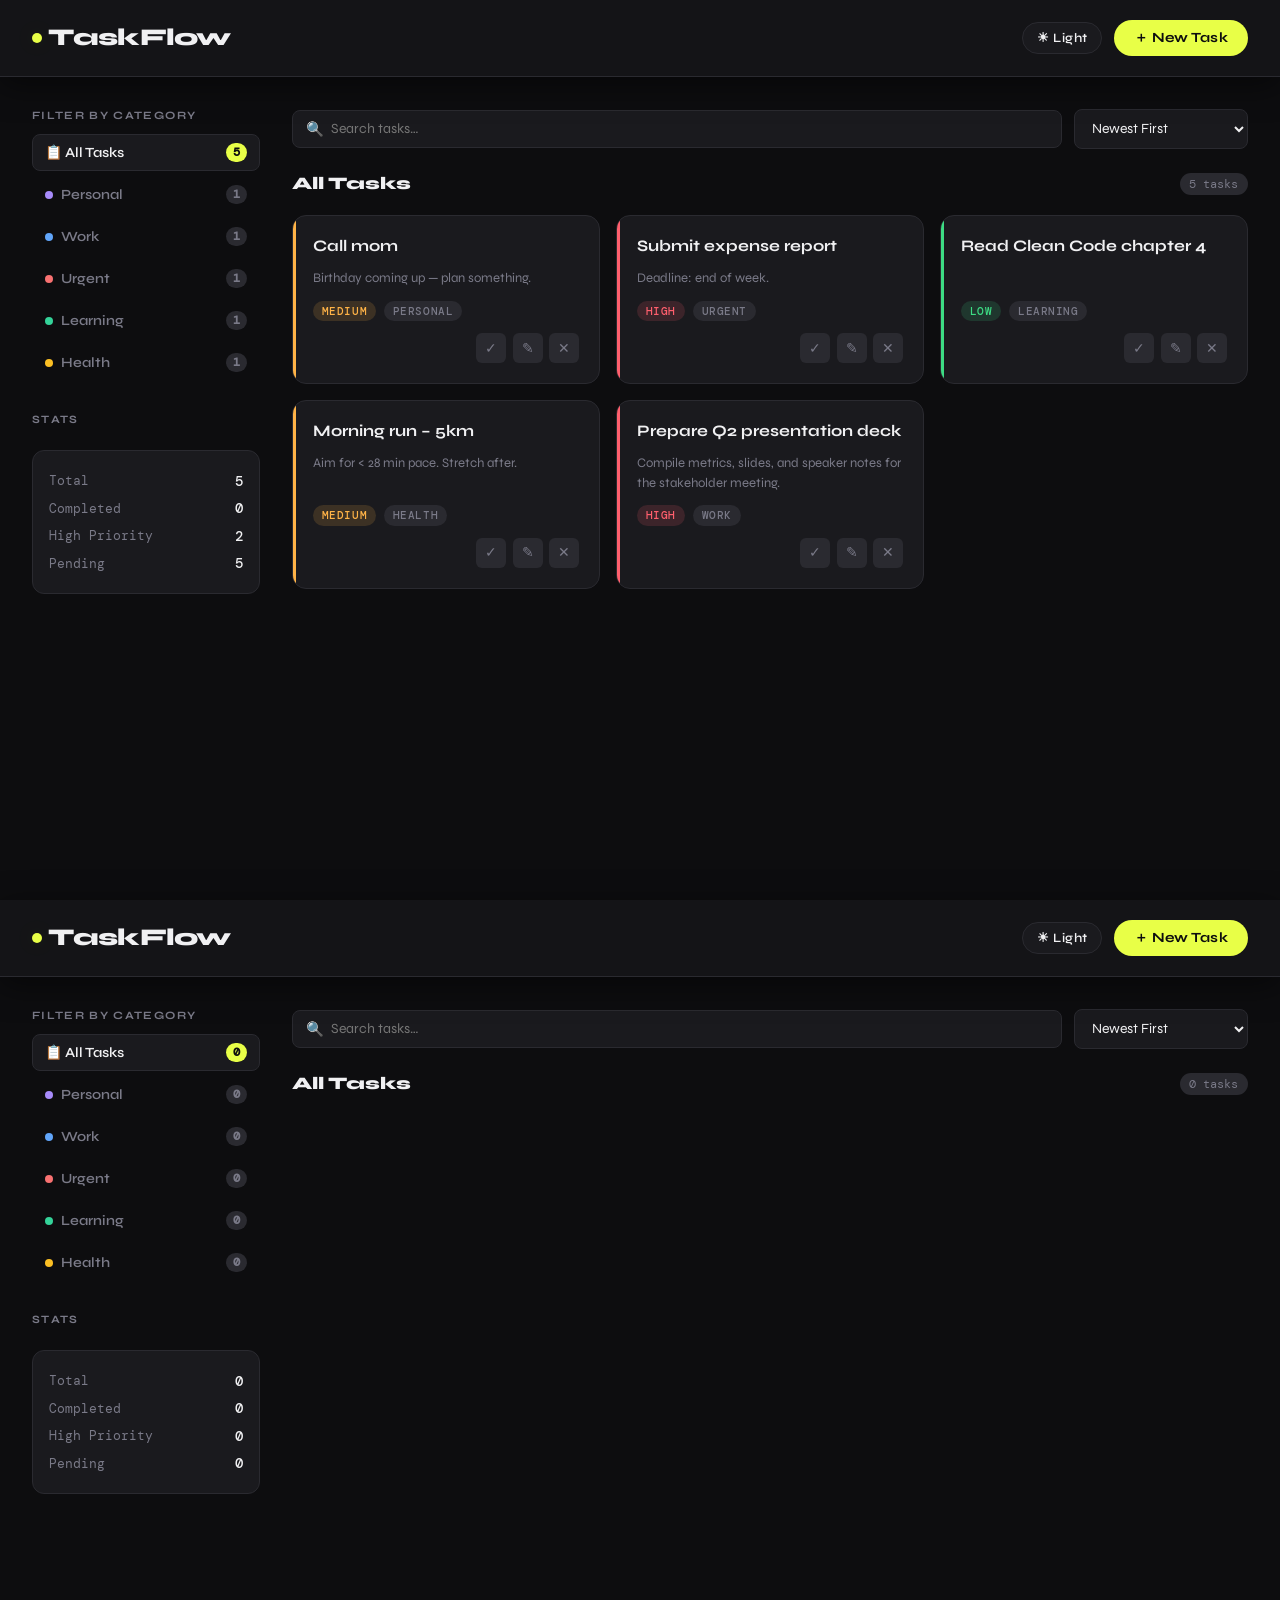
<file: index.html>
<!DOCTYPE html>
<html lang="en" data-theme="dark">
<head>
<meta charset="UTF-8">
<meta name="viewport" content="width=device-width, initial-scale=1.0">
<title>TaskFlow — Task Management</title>
<link href="https://fonts.googleapis.com/css2?family=Syne:wght@400;600;700;800&family=DM+Mono:wght@300;400;500&display=swap" rel="stylesheet">
<style>
  /* ─── CSS Variables ─────────────────────────────────── */
  :root[data-theme="dark"] {
    --bg:        #0d0d0f;
    --surface:   #141417;
    --card:      #1a1a1e;
    --border:    #2a2a30;
    --text:      #f0f0f2;
    --muted:     #7a7a88;
    --accent:    #e8ff47;
    --accent2:   #ff5f6d;
    --accent3:   #47c4ff;
    --low:       #3ddc84;
    --medium:    #ffb347;
    --high:      #ff5f6d;
    --shadow:    0 8px 32px rgba(0,0,0,.5);
    --glow:      0 0 24px rgba(232,255,71,.12);
  }
  :root[data-theme="light"] {
    --bg:        #f4f4f0;
    --surface:   #ffffff;
    --card:      #fafaf8;
    --border:    #e0e0d8;
    --text:      #1a1a1e;
    --muted:     #888880;
    --accent:    #1a1a1e;
    --accent2:   #e03040;
    --accent3:   #0077cc;
    --low:       #1a9e5c;
    --medium:    #d4820a;
    --high:      #e03040;
    --shadow:    0 4px 20px rgba(0,0,0,.08);
    --glow:      none;
  }

  /* ─── Reset / Base ──────────────────────────────────── */
  *, *::before, *::after { box-sizing: border-box; margin: 0; padding: 0; }
  html { font-size: 16px; scroll-behavior: smooth; }
  body {
    font-family: 'Syne', sans-serif;
    background: var(--bg);
    color: var(--text);
    min-height: 100vh;
    transition: background .3s, color .3s;
    overflow-x: hidden;
  }
  code, .mono { font-family: 'DM Mono', monospace; }
  button { cursor: pointer; font-family: inherit; }
  input, textarea, select { font-family: inherit; }

  /* ─── Layout ────────────────────────────────────────── */
  .app-wrapper {
    display: grid;
    grid-template-rows: auto 1fr;
    min-height: 100vh;
  }

  /* ─── Header ────────────────────────────────────────── */
  header {
    display: flex;
    align-items: center;
    justify-content: space-between;
    padding: 1.25rem 2rem;
    border-bottom: 1px solid var(--border);
    background: var(--surface);
    position: sticky;
    top: 0;
    z-index: 100;
    box-shadow: var(--shadow);
  }
  .logo {
    font-size: 1.5rem;
    font-weight: 800;
    letter-spacing: -.03em;
    display: flex;
    align-items: center;
    gap: .4rem;
  }
  .logo-dot {
    width: 10px; height: 10px;
    border-radius: 50%;
    background: var(--accent);
    display: inline-block;
    box-shadow: var(--glow);
  }
  .header-actions { display: flex; align-items: center; gap: .75rem; }
  .theme-toggle {
    background: var(--card);
    border: 1px solid var(--border);
    color: var(--text);
    padding: .45rem .85rem;
    border-radius: 999px;
    font-size: .8rem;
    font-weight: 600;
    letter-spacing: .04em;
    transition: all .2s;
  }
  .theme-toggle:hover { border-color: var(--accent); color: var(--accent); }
  .btn-add-task {
    background: var(--accent);
    color: var(--bg);
    border: none;
    padding: .55rem 1.25rem;
    border-radius: 999px;
    font-weight: 700;
    font-size: .875rem;
    letter-spacing: .02em;
    transition: all .2s;
    display: flex; align-items: center; gap: .4rem;
  }
  .btn-add-task:hover { transform: translateY(-1px); box-shadow: 0 4px 16px rgba(232,255,71,.3); }
  [data-theme="light"] .btn-add-task:hover { box-shadow: 0 4px 16px rgba(0,0,0,.2); }

  /* ─── Main Grid ─────────────────────────────────────── */
  main {
    display: grid;
    grid-template-columns: 260px 1fr;
    gap: 0;
    align-items: start;
    max-width: 1400px;
    margin: 0 auto;
    width: 100%;
    padding: 2rem;
  }

  /* ─── Sidebar ───────────────────────────────────────── */
  .sidebar {
    position: sticky;
    top: 5rem;
    padding-right: 2rem;
  }
  .sidebar-section { margin-bottom: 2rem; }
  .sidebar-label {
    font-size: .7rem;
    font-weight: 700;
    letter-spacing: .12em;
    color: var(--muted);
    text-transform: uppercase;
    margin-bottom: .75rem;
  }
  .filter-btn {
    display: flex;
    align-items: center;
    justify-content: space-between;
    width: 100%;
    background: none;
    border: 1px solid transparent;
    color: var(--muted);
    padding: .5rem .75rem;
    border-radius: 8px;
    font-size: .875rem;
    font-weight: 600;
    text-align: left;
    transition: all .15s;
    margin-bottom: .3rem;
  }
  .filter-btn:hover { color: var(--text); background: var(--card); }
  .filter-btn.active { color: var(--text); background: var(--card); border-color: var(--border); }
  .filter-count {
    font-family: 'DM Mono', monospace;
    font-size: .75rem;
    background: var(--border);
    color: var(--muted);
    padding: .1rem .45rem;
    border-radius: 999px;
  }
  .filter-btn.active .filter-count { background: var(--accent); color: var(--bg); }
  .cat-dot {
    width: 8px; height: 8px;
    border-radius: 50%;
    display: inline-block;
    margin-right: .5rem;
  }

  /* Stats card */
  .stats-card {
    background: var(--card);
    border: 1px solid var(--border);
    border-radius: 12px;
    padding: 1rem;
    margin-top: 1.5rem;
  }
  .stat-row { display: flex; justify-content: space-between; align-items: center; padding: .3rem 0; }
  .stat-label { font-size: .8rem; color: var(--muted); }
  .stat-val { font-family: 'DM Mono', monospace; font-size: .875rem; font-weight: 500; }

  /* ─── Content Area ──────────────────────────────────── */
  .content { min-width: 0; }

  /* Search + controls bar */
  .controls-bar {
    display: flex;
    gap: .75rem;
    margin-bottom: 1.5rem;
    flex-wrap: wrap;
    align-items: center;
  }
  .search-wrap {
    position: relative;
    flex: 1;
    min-width: 200px;
  }
  .search-icon {
    position: absolute;
    left: .85rem;
    top: 50%;
    transform: translateY(-50%);
    color: var(--muted);
    font-size: .9rem;
    pointer-events: none;
  }
  .search-input {
    width: 100%;
    background: var(--card);
    border: 1px solid var(--border);
    color: var(--text);
    padding: .6rem .85rem .6rem 2.4rem;
    border-radius: 8px;
    font-size: .875rem;
    transition: border-color .2s;
    outline: none;
  }
  .search-input:focus { border-color: var(--accent); }
  .sort-select {
    background: var(--card);
    border: 1px solid var(--border);
    color: var(--text);
    padding: .6rem .85rem;
    border-radius: 8px;
    font-size: .875rem;
    outline: none;
    cursor: pointer;
    transition: border-color .2s;
  }
  .sort-select:focus { border-color: var(--accent); }

  /* ─── Task Grid ─────────────────────────────────────── */
  .task-grid {
    display: grid;
    grid-template-columns: repeat(auto-fill, minmax(300px, 1fr));
    gap: 1rem;
  }
  .empty-state {
    grid-column: 1 / -1;
    text-align: center;
    padding: 4rem 2rem;
    color: var(--muted);
  }
  .empty-icon { font-size: 3rem; margin-bottom: 1rem; opacity: .4; }
  .empty-state h3 { font-size: 1.1rem; font-weight: 700; margin-bottom: .5rem; color: var(--text); opacity: .5; }

  /* ─── Task Card ─────────────────────────────────────── */
  .task-card {
    background: var(--card);
    border: 1px solid var(--border);
    border-radius: 14px;
    padding: 1.25rem;
    display: flex;
    flex-direction: column;
    gap: .75rem;
    transition: transform .2s, box-shadow .2s, border-color .2s;
    animation: cardIn .25s ease forwards;
    position: relative;
    overflow: hidden;
  }
  .task-card::before {
    content: '';
    position: absolute;
    left: 0; top: 0; bottom: 0;
    width: 3px;
    border-radius: 3px 0 0 3px;
  }
  .task-card[data-priority="high"]::before { background: var(--high); }
  .task-card[data-priority="medium"]::before { background: var(--medium); }
  .task-card[data-priority="low"]::before { background: var(--low); }
  .task-card:hover { transform: translateY(-2px); box-shadow: var(--shadow); border-color: var(--muted); }
  .task-card.completed { opacity: .55; }
  .task-card.completed .task-title { text-decoration: line-through; color: var(--muted); }

  @keyframes cardIn {
    from { opacity: 0; transform: translateY(10px); }
    to   { opacity: 1; transform: translateY(0); }
  }

  .card-header {
    display: flex;
    align-items: flex-start;
    justify-content: space-between;
    gap: .5rem;
  }
  .task-title {
    font-size: 1rem;
    font-weight: 700;
    line-height: 1.3;
    flex: 1;
    word-break: break-word;
  }
  .task-desc {
    font-size: .82rem;
    color: var(--muted);
    line-height: 1.5;
    word-break: break-word;
  }
  .card-meta {
    display: flex;
    align-items: center;
    gap: .5rem;
    flex-wrap: wrap;
    margin-top: auto;
  }
  .badge {
    font-family: 'DM Mono', monospace;
    font-size: .7rem;
    font-weight: 500;
    padding: .2rem .55rem;
    border-radius: 999px;
    text-transform: uppercase;
    letter-spacing: .05em;
  }
  .badge-priority-high   { background: rgba(255,95,109,.15); color: var(--high); }
  .badge-priority-medium { background: rgba(255,179,71,.15); color: var(--medium); }
  .badge-priority-low    { background: rgba(61,220,132,.15); color: var(--low); }
  .badge-cat {
    background: var(--border);
    color: var(--muted);
  }
  .badge-done { background: rgba(61,220,132,.15); color: var(--low); }

  .card-actions {
    display: flex;
    gap: .4rem;
    justify-content: flex-end;
  }
  .btn-icon {
    background: var(--border);
    border: none;
    color: var(--muted);
    width: 30px; height: 30px;
    border-radius: 6px;
    font-size: .85rem;
    display: flex; align-items: center; justify-content: center;
    transition: all .15s;
    flex-shrink: 0;
  }
  .btn-icon:hover { background: var(--surface); color: var(--text); }
  .btn-icon.btn-delete:hover { background: rgba(255,95,109,.15); color: var(--high); }
  .btn-icon.btn-check:hover  { background: rgba(61,220,132,.15);  color: var(--low); }
  .btn-icon.btn-edit:hover   { background: rgba(71,196,255,.15);  color: var(--accent3); }

  /* ─── Modal ─────────────────────────────────────────── */
  .modal-overlay {
    position: fixed;
    inset: 0;
    background: rgba(0,0,0,.65);
    backdrop-filter: blur(6px);
    z-index: 200;
    display: flex;
    align-items: center;
    justify-content: center;
    padding: 1rem;
    opacity: 0;
    pointer-events: none;
    transition: opacity .2s;
  }
  .modal-overlay.open { opacity: 1; pointer-events: all; }
  .modal {
    background: var(--surface);
    border: 1px solid var(--border);
    border-radius: 18px;
    padding: 2rem;
    width: 100%;
    max-width: 480px;
    box-shadow: var(--shadow);
    transform: translateY(16px);
    transition: transform .25s;
  }
  .modal-overlay.open .modal { transform: translateY(0); }
  .modal-title {
    font-size: 1.25rem;
    font-weight: 800;
    margin-bottom: 1.5rem;
    display: flex;
    align-items: center;
    gap: .6rem;
  }
  .form-group { margin-bottom: 1.1rem; }
  .form-label {
    display: block;
    font-size: .78rem;
    font-weight: 700;
    letter-spacing: .06em;
    color: var(--muted);
    text-transform: uppercase;
    margin-bottom: .45rem;
  }
  .form-control {
    width: 100%;
    background: var(--card);
    border: 1px solid var(--border);
    color: var(--text);
    padding: .65rem .9rem;
    border-radius: 8px;
    font-size: .875rem;
    outline: none;
    transition: border-color .2s;
  }
  .form-control:focus { border-color: var(--accent); }
  textarea.form-control { resize: vertical; min-height: 90px; }
  .form-control.error { border-color: var(--high); }
  .form-error { font-size: .78rem; color: var(--high); margin-top: .35rem; display: none; }
  .form-error.show { display: block; }

  .form-row { display: grid; grid-template-columns: 1fr 1fr; gap: .75rem; }

  .modal-footer {
    display: flex;
    gap: .75rem;
    justify-content: flex-end;
    margin-top: 1.5rem;
    padding-top: 1.25rem;
    border-top: 1px solid var(--border);
  }
  .btn-cancel {
    background: var(--card);
    border: 1px solid var(--border);
    color: var(--text);
    padding: .6rem 1.2rem;
    border-radius: 8px;
    font-weight: 600;
    font-size: .875rem;
    transition: all .15s;
  }
  .btn-cancel:hover { border-color: var(--muted); }
  .btn-save {
    background: var(--accent);
    color: var(--bg);
    border: none;
    padding: .6rem 1.4rem;
    border-radius: 8px;
    font-weight: 700;
    font-size: .875rem;
    transition: all .2s;
  }
  .btn-save:hover { opacity: .9; transform: translateY(-1px); }

  /* ─── Notifications ─────────────────────────────────── */
  #toast-container {
    position: fixed;
    top: 5rem;
    right: 1.5rem;
    z-index: 500;
    display: flex;
    flex-direction: column;
    gap: .5rem;
    pointer-events: none;
  }
  .toast {
    background: var(--surface);
    border: 1px solid var(--border);
    border-left: 3px solid var(--accent2);
    border-radius: 10px;
    padding: .8rem 1.1rem;
    min-width: 240px;
    max-width: 320px;
    box-shadow: var(--shadow);
    display: flex;
    align-items: flex-start;
    gap: .7rem;
    animation: toastIn .3s ease forwards;
    pointer-events: all;
    font-size: .875rem;
  }
  .toast.toast-success { border-left-color: var(--low); }
  .toast.toast-info    { border-left-color: var(--accent3); }
  .toast-icon { font-size: 1rem; margin-top: .05rem; flex-shrink: 0; }
  .toast-msg { font-weight: 600; line-height: 1.4; }
  .toast-sub { font-size: .78rem; color: var(--muted); margin-top: .15rem; }
  @keyframes toastIn {
    from { opacity: 0; transform: translateX(20px); }
    to   { opacity: 1; transform: translateX(0); }
  }
  @keyframes toastOut {
    to { opacity: 0; transform: translateX(20px); }
  }

  /* ─── Section title ─────────────────────────────────── */
  .section-header {
    display: flex;
    align-items: center;
    justify-content: space-between;
    margin-bottom: 1.25rem;
  }
  .section-title {
    font-size: 1.1rem;
    font-weight: 800;
  }
  .task-count-badge {
    font-family: 'DM Mono', monospace;
    font-size: .75rem;
    background: var(--border);
    color: var(--muted);
    padding: .2rem .6rem;
    border-radius: 999px;
  }

  /* ─── Responsive ────────────────────────────────────── */
  @media (max-width: 768px) {
    main { grid-template-columns: 1fr; padding: 1rem; }
    .sidebar { position: static; padding-right: 0; }
    .sidebar-section:first-child { display: none; } /* hide nav on mobile, use filter bar */
    header { padding: 1rem; }
    .logo { font-size: 1.2rem; }
    .form-row { grid-template-columns: 1fr; }
  }
  @media (max-width: 480px) {
    .task-grid { grid-template-columns: 1fr; }
    .controls-bar { flex-direction: column; }
    .search-wrap { min-width: unset; width: 100%; }
  }
</style>
</head>
<body>
<div class="app-wrapper">
  <!-- ── Header ── -->
  <header>
    <div class="logo">
      <span class="logo-dot"></span>
      TaskFlow
    </div>
    <div class="header-actions">
      <button class="theme-toggle" id="themeToggle">☀ Light</button>
      <button class="btn-add-task" id="openAddModal">＋ New Task</button>
    </div>
  </header>

  <!-- ── Main ── -->
  <main>
    <!-- Sidebar -->
    <aside class="sidebar">
      <div class="sidebar-section">
        <div class="sidebar-label">Filter by Category</div>
        <button class="filter-btn active" data-cat="all">
          <span>📋 All Tasks</span>
          <span class="filter-count" id="count-all">0</span>
        </button>
        <button class="filter-btn" data-cat="Personal">
          <span><span class="cat-dot" style="background:#a78bfa"></span>Personal</span>
          <span class="filter-count" id="count-Personal">0</span>
        </button>
        <button class="filter-btn" data-cat="Work">
          <span><span class="cat-dot" style="background:#60a5fa"></span>Work</span>
          <span class="filter-count" id="count-Work">0</span>
        </button>
        <button class="filter-btn" data-cat="Urgent">
          <span><span class="cat-dot" style="background:#f87171"></span>Urgent</span>
          <span class="filter-count" id="count-Urgent">0</span>
        </button>
        <button class="filter-btn" data-cat="Learning">
          <span><span class="cat-dot" style="background:#34d399"></span>Learning</span>
          <span class="filter-count" id="count-Learning">0</span>
        </button>
        <button class="filter-btn" data-cat="Health">
          <span><span class="cat-dot" style="background:#fbbf24"></span>Health</span>
          <span class="filter-count" id="count-Health">0</span>
        </button>
      </div>

      <div class="sidebar-section">
        <div class="sidebar-label">Stats</div>
        <div class="stats-card mono">
          <div class="stat-row">
            <span class="stat-label">Total</span>
            <span class="stat-val" id="stat-total">0</span>
          </div>
          <div class="stat-row">
            <span class="stat-label">Completed</span>
            <span class="stat-val" id="stat-done">0</span>
          </div>
          <div class="stat-row">
            <span class="stat-label">High Priority</span>
            <span class="stat-val" id="stat-high">0</span>
          </div>
          <div class="stat-row">
            <span class="stat-label">Pending</span>
            <span class="stat-val" id="stat-pending">0</span>
          </div>
        </div>
      </div>
    </aside>

    <!-- Content -->
    <section class="content">
      <div class="controls-bar">
        <div class="search-wrap">
          <span class="search-icon">🔍</span>
          <input type="text" class="search-input" id="searchInput" placeholder="Search tasks…">
        </div>
        <select class="sort-select" id="sortSelect">
          <option value="newest">Newest First</option>
          <option value="oldest">Oldest First</option>
          <option value="priority-high">Priority: High → Low</option>
          <option value="priority-low">Priority: Low → High</option>
          <option value="alpha">A → Z</option>
        </select>
      </div>

      <div class="section-header">
        <div class="section-title" id="sectionTitle">All Tasks</div>
        <span class="task-count-badge" id="visibleCount">0 tasks</span>
      </div>

      <div class="task-grid" id="taskGrid"></div>
    </section>
  </main>
</div>

<!-- ── Modal ── -->
<div class="modal-overlay" id="modalOverlay">
  <div class="modal" role="dialog" aria-modal="true" aria-labelledby="modalTitle">
    <div class="modal-title" id="modalTitle">✦ New Task</div>
    <form id="taskForm" novalidate>
      <div class="form-group">
        <label class="form-label" for="fieldTitle">Title *</label>
        <input type="text" class="form-control" id="fieldTitle" placeholder="What needs to be done?" maxlength="80">
        <div class="form-error" id="errTitle">Title is required.</div>
      </div>
      <div class="form-group">
        <label class="form-label" for="fieldDesc">Description</label>
        <textarea class="form-control" id="fieldDesc" placeholder="Add more details…" maxlength="400"></textarea>
      </div>
      <div class="form-row">
        <div class="form-group">
          <label class="form-label" for="fieldPriority">Priority *</label>
          <select class="form-control" id="fieldPriority">
            <option value="">Select…</option>
            <option value="low">🟢 Low</option>
            <option value="medium">🟡 Medium</option>
            <option value="high">🔴 High</option>
          </select>
          <div class="form-error" id="errPriority">Please select a priority.</div>
        </div>
        <div class="form-group">
          <label class="form-label" for="fieldCategory">Category *</label>
          <select class="form-control" id="fieldCategory">
            <option value="">Select…</option>
            <option value="Personal">Personal</option>
            <option value="Work">Work</option>
            <option value="Urgent">Urgent</option>
            <option value="Learning">Learning</option>
            <option value="Health">Health</option>
          </select>
          <div class="form-error" id="errCategory">Please select a category.</div>
        </div>
      </div>
      <div class="modal-footer">
        <button type="button" class="btn-cancel" id="closeModal">Cancel</button>
        <button type="submit" class="btn-save" id="saveBtn">Save Task</button>
      </div>
    </form>
  </div>
</div>

<!-- ── Toast container ── -->
<div id="toast-container"></div>

<script>
/* ══════════════════════════════════════════════════════
   OOP: Task Class
══════════════════════════════════════════════════════ */
class Task {
  constructor({ title, description = '', priority, category }) {
    this.id          = 'task_' + Date.now() + '_' + Math.random().toString(36).slice(2, 7);
    this.title       = title.trim();
    this.description = description.trim();
    this.priority    = priority;   // 'low' | 'medium' | 'high'
    this.category    = category;
    this.completed   = false;
    this.createdAt   = Date.now();
  }

  toggle() {
    this.completed = !this.completed;
  }

  update({ title, description, priority, category }) {
    if (title !== undefined)       this.title       = title.trim();
    if (description !== undefined) this.description = description.trim();
    if (priority !== undefined)    this.priority    = priority;
    if (category !== undefined)    this.category    = category;
  }
}

/* ══════════════════════════════════════════════════════
   OOP: TaskManager Class
══════════════════════════════════════════════════════ */
class TaskManager {
  #tasks = [];

  add(data) {
    const task = new Task(data);
    this.#tasks.unshift(task);
    return task;
  }

  getAll() {
    return [...this.#tasks];
  }

  getById(id) {
    return this.#tasks.find(t => t.id === id) || null;
  }

  update(id, data) {
    const task = this.getById(id);
    if (!task) return null;
    task.update(data);
    return task;
  }

  delete(id) {
    const idx = this.#tasks.findIndex(t => t.id === id);
    if (idx === -1) return false;
    this.#tasks.splice(idx, 1);
    return true;
  }

  toggle(id) {
    const task = this.getById(id);
    if (!task) return null;
    task.toggle();
    return task;
  }

  filter({ category = 'all', search = '', sort = 'newest' } = {}) {
    let list = this.getAll();

    // Category filter
    if (category !== 'all') {
      list = list.filter(t => t.category === category);
    }

    // Search filter
    if (search.trim()) {
      const q = search.trim().toLowerCase();
      list = list.filter(t =>
        t.title.toLowerCase().includes(q) ||
        t.description.toLowerCase().includes(q)
      );
    }

    // Sort
    const PRIO = { high: 3, medium: 2, low: 1 };
    switch (sort) {
      case 'oldest':        list.sort((a, b) => a.createdAt - b.createdAt); break;
      case 'priority-high': list.sort((a, b) => PRIO[b.priority] - PRIO[a.priority]); break;
      case 'priority-low':  list.sort((a, b) => PRIO[a.priority] - PRIO[b.priority]); break;
      case 'alpha':         list.sort((a, b) => a.title.localeCompare(b.title)); break;
      default:              list.sort((a, b) => b.createdAt - a.createdAt);
    }

    return list;
  }

  countByCategory(cat) {
    return cat === 'all'
      ? this.#tasks.length
      : this.#tasks.filter(t => t.category === cat).length;
  }

  stats() {
    const all       = this.#tasks;
    const total     = all.length;
    const completed = all.filter(t => t.completed).length;
    const high      = all.filter(t => t.priority === 'high').length;
    const pending   = all.filter(t => !t.completed).length;
    return { total, completed, high, pending };
  }
}

/* ══════════════════════════════════════════════════════
   Notification / Toast
══════════════════════════════════════════════════════ */
class Notifier {
  static show(msg, sub = '', type = 'warning', duration = 4000) {
    const container = document.getElementById('toast-container');
    const icons = { warning: '⚡', success: '✓', info: 'ℹ' };
    const toast = document.createElement('div');
    toast.className = `toast toast-${type}`;
    toast.innerHTML = `
      <span class="toast-icon">${icons[type] || '●'}</span>
      <div>
        <div class="toast-msg">${msg}</div>
        ${sub ? `<div class="toast-sub">${sub}</div>` : ''}
      </div>
    `;
    container.appendChild(toast);
    setTimeout(() => {
      toast.style.animation = 'toastOut .3s ease forwards';
      setTimeout(() => toast.remove(), 300);
    }, duration);
  }
}

/* ══════════════════════════════════════════════════════
   App Controller
══════════════════════════════════════════════════════ */
const manager = new TaskManager();
const CATEGORIES = ['all', 'Personal', 'Work', 'Urgent', 'Learning', 'Health'];

let currentCat    = 'all';
let currentSearch = '';
let currentSort   = 'newest';
let editingId     = null;

/* ─── Seed sample data ─── */
(function seed() {
  manager.add({ title: 'Prepare Q2 presentation deck', description: 'Compile metrics, slides, and speaker notes for the stakeholder meeting.', priority: 'high', category: 'Work' });
  manager.add({ title: 'Morning run – 5km', description: 'Aim for < 28 min pace. Stretch after.', priority: 'medium', category: 'Health' });
  manager.add({ title: 'Read Clean Code chapter 4', description: '', priority: 'low', category: 'Learning' });
  manager.add({ title: 'Submit expense report', description: 'Deadline: end of week.', priority: 'high', category: 'Urgent' });
  manager.add({ title: 'Call mom', description: 'Birthday coming up — plan something.', priority: 'medium', category: 'Personal' });
})();

/* ─── Render ─── */
function render() {
  const tasks = manager.filter({ category: currentCat, search: currentSearch, sort: currentSort });
  const grid  = document.getElementById('taskGrid');
  const s     = manager.stats();

  // Update counts
  CATEGORIES.forEach(cat => {
    const el = document.getElementById('count-' + cat);
    if (el) el.textContent = manager.countByCategory(cat);
  });

  // Update stats
  document.getElementById('stat-total').textContent   = s.total;
  document.getElementById('stat-done').textContent    = s.completed;
  document.getElementById('stat-high').textContent    = s.high;
  document.getElementById('stat-pending').textContent = s.pending;

  // Update visible count
  document.getElementById('visibleCount').textContent = tasks.length + ' task' + (tasks.length !== 1 ? 's' : '');

  // Section title
  document.getElementById('sectionTitle').textContent = currentCat === 'all' ? 'All Tasks' : currentCat;

  // Render cards
  if (tasks.length === 0) {
    grid.innerHTML = `
      <div class="empty-state">
        <div class="empty-icon">✦</div>
        <h3>No tasks found</h3>
        <p>${currentSearch ? 'Try a different search term.' : 'Add a task to get started.'}</p>
      </div>`;
    return;
  }

  grid.innerHTML = tasks.map(t => `
    <div class="task-card ${t.completed ? 'completed' : ''}" data-priority="${t.priority}" data-id="${t.id}">
      <div class="card-header">
        <div class="task-title">${escHtml(t.title)}</div>
      </div>
      ${t.description ? `<p class="task-desc">${escHtml(t.description)}</p>` : ''}
      <div class="card-meta">
        <span class="badge badge-priority-${t.priority}">${t.priority}</span>
        <span class="badge badge-cat">${t.category}</span>
        ${t.completed ? '<span class="badge badge-done">✓ Done</span>' : ''}
      </div>
      <div class="card-actions">
        <button class="btn-icon btn-check"  title="${t.completed ? 'Mark pending' : 'Mark done'}"   data-action="toggle" data-id="${t.id}">
          ${t.completed ? '↩' : '✓'}
        </button>
        <button class="btn-icon btn-edit"   title="Edit task"   data-action="edit"   data-id="${t.id}">✎</button>
        <button class="btn-icon btn-delete" title="Delete task" data-action="delete" data-id="${t.id}">✕</button>
      </div>
    </div>
  `).join('');
}

function escHtml(s) {
  return s.replace(/&/g,'&amp;').replace(/</g,'&lt;').replace(/>/g,'&gt;').replace(/"/g,'&quot;');
}

/* ─── Modal helpers ─── */
function openModal(task = null) {
  editingId = task ? task.id : null;
  const title = document.getElementById('modalTitle');
  title.textContent = task ? '✎ Edit Task' : '✦ New Task';
  document.getElementById('saveBtn').textContent = task ? 'Update Task' : 'Save Task';

  document.getElementById('fieldTitle').value    = task ? task.title       : '';
  document.getElementById('fieldDesc').value     = task ? task.description : '';
  document.getElementById('fieldPriority').value = task ? task.priority    : '';
  document.getElementById('fieldCategory').value = task ? task.category    : '';

  clearErrors();
  document.getElementById('modalOverlay').classList.add('open');
  document.getElementById('fieldTitle').focus();
}

function closeModal() {
  document.getElementById('modalOverlay').classList.remove('open');
  editingId = null;
}

function clearErrors() {
  ['fieldTitle','fieldPriority','fieldCategory'].forEach(id => {
    document.getElementById(id).classList.remove('error');
  });
  ['errTitle','errPriority','errCategory'].forEach(id => {
    document.getElementById(id).classList.remove('show');
  });
}

function showError(fieldId, errId, msg) {
  const f = document.getElementById(fieldId);
  const e = document.getElementById(errId);
  f.classList.add('error');
  e.textContent = msg;
  e.classList.add('show');
}

/* ─── Form submit ─── */
document.getElementById('taskForm').addEventListener('submit', e => {
  e.preventDefault();
  clearErrors();

  const title    = document.getElementById('fieldTitle').value.trim();
  const desc     = document.getElementById('fieldDesc').value.trim();
  const priority = document.getElementById('fieldPriority').value;
  const category = document.getElementById('fieldCategory').value;

  let valid = true;
  if (!title)    { showError('fieldTitle', 'errTitle', 'Title is required.'); valid = false; }
  if (!priority) { showError('fieldPriority', 'errPriority', 'Please select a priority.'); valid = false; }
  if (!category) { showError('fieldCategory', 'errCategory', 'Please select a category.'); valid = false; }
  if (!valid) return;

  if (editingId) {
    const prevPriority = manager.getById(editingId)?.priority;
    const task = manager.update(editingId, { title, description: desc, priority, category });
    closeModal();
    render();
    Notifier.show('Task updated', task.title, 'info');
    if (priority === 'high') {
      Notifier.show('⚡ High Priority Task Updated', task.title, 'warning');
    }
  } else {
    const task = manager.add({ title, description: desc, priority, category });
    closeModal();
    render();
    Notifier.show('Task created', task.title, 'success');
    if (priority === 'high') {
      Notifier.show('⚡ High Priority Task Added', task.title, 'warning');
    }
  }
});

/* ─── Task card actions (delegation) ─── */
document.getElementById('taskGrid').addEventListener('click', e => {
  const btn = e.target.closest('[data-action]');
  if (!btn) return;
  const { action, id } = btn.dataset;

  if (action === 'delete') {
    manager.delete(id);
    render();
    Notifier.show('Task deleted', '', 'info', 2500);
  }

  if (action === 'toggle') {
    const task = manager.toggle(id);
    render();
    if (task.completed) {
      Notifier.show('Task completed ✓', task.title, 'success', 2500);
      if (task.priority === 'high') {
        Notifier.show('⚡ High Priority Task Completed!', task.title, 'warning');
      }
    }
  }

  if (action === 'edit') {
    const task = manager.getById(id);
    if (task) openModal(task);
  }
});

/* ─── Sidebar category filter ─── */
document.querySelectorAll('.filter-btn').forEach(btn => {
  btn.addEventListener('click', () => {
    document.querySelectorAll('.filter-btn').forEach(b => b.classList.remove('active'));
    btn.classList.add('active');
    currentCat = btn.dataset.cat;
    render();
  });
});

/* ─── Search ─── */
document.getElementById('searchInput').addEventListener('input', e => {
  currentSearch = e.target.value;
  render();
});

/* ─── Sort ─── */
document.getElementById('sortSelect').addEventListener('change', e => {
  currentSort = e.target.value;
  render();
});

/* ─── Modal open/close ─── */
document.getElementById('openAddModal').addEventListener('click', () => openModal());
document.getElementById('closeModal').addEventListener('click', closeModal);
document.getElementById('modalOverlay').addEventListener('click', e => {
  if (e.target === document.getElementById('modalOverlay')) closeModal();
});
document.addEventListener('keydown', e => { if (e.key === 'Escape') closeModal(); });

/* ─── Theme toggle ─── */
const themeToggle = document.getElementById('themeToggle');
themeToggle.addEventListener('click', () => {
  const html = document.documentElement;
  const isDark = html.getAttribute('data-theme') === 'dark';
  html.setAttribute('data-theme', isDark ? 'light' : 'dark');
  themeToggle.textContent = isDark ? '☾ Dark' : '☀ Light';
});

/* ─── Initial render ─── */
render();
</script>
  <!DOCTYPE html>
<html lang="en" data-theme="dark">
<head>
<meta charset="UTF-8">
<meta name="viewport" content="width=device-width, initial-scale=1.0">
<title>TaskFlow — Task Management</title>
<link href="https://fonts.googleapis.com/css2?family=Syne:wght@400;600;700;800&family=DM+Mono:wght@300;400;500&display=swap" rel="stylesheet">
<style>
  /* ─── CSS Variables ─────────────────────────────────── */
  :root[data-theme="dark"] {
    --bg:        #0d0d0f;
    --surface:   #141417;
    --card:      #1a1a1e;
    --border:    #2a2a30;
    --text:      #f0f0f2;
    --muted:     #7a7a88;
    --accent:    #e8ff47;
    --accent2:   #ff5f6d;
    --accent3:   #47c4ff;
    --low:       #3ddc84;
    --medium:    #ffb347;
    --high:      #ff5f6d;
    --shadow:    0 8px 32px rgba(0,0,0,.5);
    --glow:      0 0 24px rgba(232,255,71,.12);
  }
  :root[data-theme="light"] {
    --bg:        #f4f4f0;
    --surface:   #ffffff;
    --card:      #fafaf8;
    --border:    #e0e0d8;
    --text:      #1a1a1e;
    --muted:     #888880;
    --accent:    #1a1a1e;
    --accent2:   #e03040;
    --accent3:   #0077cc;
    --low:       #1a9e5c;
    --medium:    #d4820a;
    --high:      #e03040;
    --shadow:    0 4px 20px rgba(0,0,0,.08);
    --glow:      none;
  }

  /* ─── Reset / Base ──────────────────────────────────── */
  *, *::before, *::after { box-sizing: border-box; margin: 0; padding: 0; }
  html { font-size: 16px; scroll-behavior: smooth; }
  body {
    font-family: 'Syne', sans-serif;
    background: var(--bg);
    color: var(--text);
    min-height: 100vh;
    transition: background .3s, color .3s;
    overflow-x: hidden;
  }
  code, .mono { font-family: 'DM Mono', monospace; }
  button { cursor: pointer; font-family: inherit; }
  input, textarea, select { font-family: inherit; }

  /* ─── Layout ────────────────────────────────────────── */
  .app-wrapper {
    display: grid;
    grid-template-rows: auto 1fr;
    min-height: 100vh;
  }

  /* ─── Header ────────────────────────────────────────── */
  header {
    display: flex;
    align-items: center;
    justify-content: space-between;
    padding: 1.25rem 2rem;
    border-bottom: 1px solid var(--border);
    background: var(--surface);
    position: sticky;
    top: 0;
    z-index: 100;
    box-shadow: var(--shadow);
  }
  .logo {
    font-size: 1.5rem;
    font-weight: 800;
    letter-spacing: -.03em;
    display: flex;
    align-items: center;
    gap: .4rem;
  }
  .logo-dot {
    width: 10px; height: 10px;
    border-radius: 50%;
    background: var(--accent);
    display: inline-block;
    box-shadow: var(--glow);
  }
  .header-actions { display: flex; align-items: center; gap: .75rem; }
  .theme-toggle {
    background: var(--card);
    border: 1px solid var(--border);
    color: var(--text);
    padding: .45rem .85rem;
    border-radius: 999px;
    font-size: .8rem;
    font-weight: 600;
    letter-spacing: .04em;
    transition: all .2s;
  }
  .theme-toggle:hover { border-color: var(--accent); color: var(--accent); }
  .btn-add-task {
    background: var(--accent);
    color: var(--bg);
    border: none;
    padding: .55rem 1.25rem;
    border-radius: 999px;
    font-weight: 700;
    font-size: .875rem;
    letter-spacing: .02em;
    transition: all .2s;
    display: flex; align-items: center; gap: .4rem;
  }
  .btn-add-task:hover { transform: translateY(-1px); box-shadow: 0 4px 16px rgba(232,255,71,.3); }
  [data-theme="light"] .btn-add-task:hover { box-shadow: 0 4px 16px rgba(0,0,0,.2); }

  /* ─── Main Grid ─────────────────────────────────────── */
  main {
    display: grid;
    grid-template-columns: 260px 1fr;
    gap: 0;
    align-items: start;
    max-width: 1400px;
    margin: 0 auto;
    width: 100%;
    padding: 2rem;
  }

  /* ─── Sidebar ───────────────────────────────────────── */
  .sidebar {
    position: sticky;
    top: 5rem;
    padding-right: 2rem;
  }
  .sidebar-section { margin-bottom: 2rem; }
  .sidebar-label {
    font-size: .7rem;
    font-weight: 700;
    letter-spacing: .12em;
    color: var(--muted);
    text-transform: uppercase;
    margin-bottom: .75rem;
  }
  .filter-btn {
    display: flex;
    align-items: center;
    justify-content: space-between;
    width: 100%;
    background: none;
    border: 1px solid transparent;
    color: var(--muted);
    padding: .5rem .75rem;
    border-radius: 8px;
    font-size: .875rem;
    font-weight: 600;
    text-align: left;
    transition: all .15s;
    margin-bottom: .3rem;
  }
  .filter-btn:hover { color: var(--text); background: var(--card); }
  .filter-btn.active { color: var(--text); background: var(--card); border-color: var(--border); }
  .filter-count {
    font-family: 'DM Mono', monospace;
    font-size: .75rem;
    background: var(--border);
    color: var(--muted);
    padding: .1rem .45rem;
    border-radius: 999px;
  }
  .filter-btn.active .filter-count { background: var(--accent); color: var(--bg); }
  .cat-dot {
    width: 8px; height: 8px;
    border-radius: 50%;
    display: inline-block;
    margin-right: .5rem;
  }

  /* Stats card */
  .stats-card {
    background: var(--card);
    border: 1px solid var(--border);
    border-radius: 12px;
    padding: 1rem;
    margin-top: 1.5rem;
  }
  .stat-row { display: flex; justify-content: space-between; align-items: center; padding: .3rem 0; }
  .stat-label { font-size: .8rem; color: var(--muted); }
  .stat-val { font-family: 'DM Mono', monospace; font-size: .875rem; font-weight: 500; }

  /* ─── Content Area ──────────────────────────────────── */
  .content { min-width: 0; }

  /* Search + controls bar */
  .controls-bar {
    display: flex;
    gap: .75rem;
    margin-bottom: 1.5rem;
    flex-wrap: wrap;
    align-items: center;
  }
  .search-wrap {
    position: relative;
    flex: 1;
    min-width: 200px;
  }
  .search-icon {
    position: absolute;
    left: .85rem;
    top: 50%;
    transform: translateY(-50%);
    color: var(--muted);
    font-size: .9rem;
    pointer-events: none;
  }
  .search-input {
    width: 100%;
    background: var(--card);
    border: 1px solid var(--border);
    color: var(--text);
    padding: .6rem .85rem .6rem 2.4rem;
    border-radius: 8px;
    font-size: .875rem;
    transition: border-color .2s;
    outline: none;
  }
  .search-input:focus { border-color: var(--accent); }
  .sort-select {
    background: var(--card);
    border: 1px solid var(--border);
    color: var(--text);
    padding: .6rem .85rem;
    border-radius: 8px;
    font-size: .875rem;
    outline: none;
    cursor: pointer;
    transition: border-color .2s;
  }
  .sort-select:focus { border-color: var(--accent); }

  /* ─── Task Grid ─────────────────────────────────────── */
  .task-grid {
    display: grid;
    grid-template-columns: repeat(auto-fill, minmax(300px, 1fr));
    gap: 1rem;
  }
  .empty-state {
    grid-column: 1 / -1;
    text-align: center;
    padding: 4rem 2rem;
    color: var(--muted);
  }
  .empty-icon { font-size: 3rem; margin-bottom: 1rem; opacity: .4; }
  .empty-state h3 { font-size: 1.1rem; font-weight: 700; margin-bottom: .5rem; color: var(--text); opacity: .5; }

  /* ─── Task Card ─────────────────────────────────────── */
  .task-card {
    background: var(--card);
    border: 1px solid var(--border);
    border-radius: 14px;
    padding: 1.25rem;
    display: flex;
    flex-direction: column;
    gap: .75rem;
    transition: transform .2s, box-shadow .2s, border-color .2s;
    animation: cardIn .25s ease forwards;
    position: relative;
    overflow: hidden;
  }
  .task-card::before {
    content: '';
    position: absolute;
    left: 0; top: 0; bottom: 0;
    width: 3px;
    border-radius: 3px 0 0 3px;
  }
  .task-card[data-priority="high"]::before { background: var(--high); }
  .task-card[data-priority="medium"]::before { background: var(--medium); }
  .task-card[data-priority="low"]::before { background: var(--low); }
  .task-card:hover { transform: translateY(-2px); box-shadow: var(--shadow); border-color: var(--muted); }
  .task-card.completed { opacity: .55; }
  .task-card.completed .task-title { text-decoration: line-through; color: var(--muted); }

  @keyframes cardIn {
    from { opacity: 0; transform: translateY(10px); }
    to   { opacity: 1; transform: translateY(0); }
  }

  .card-header {
    display: flex;
    align-items: flex-start;
    justify-content: space-between;
    gap: .5rem;
  }
  .task-title {
    font-size: 1rem;
    font-weight: 700;
    line-height: 1.3;
    flex: 1;
    word-break: break-word;
  }
  .task-desc {
    font-size: .82rem;
    color: var(--muted);
    line-height: 1.5;
    word-break: break-word;
  }
  .card-meta {
    display: flex;
    align-items: center;
    gap: .5rem;
    flex-wrap: wrap;
    margin-top: auto;
  }
  .badge {
    font-family: 'DM Mono', monospace;
    font-size: .7rem;
    font-weight: 500;
    padding: .2rem .55rem;
    border-radius: 999px;
    text-transform: uppercase;
    letter-spacing: .05em;
  }
  .badge-priority-high   { background: rgba(255,95,109,.15); color: var(--high); }
  .badge-priority-medium { background: rgba(255,179,71,.15); color: var(--medium); }
  .badge-priority-low    { background: rgba(61,220,132,.15); color: var(--low); }
  .badge-cat {
    background: var(--border);
    color: var(--muted);
  }
  .badge-done { background: rgba(61,220,132,.15); color: var(--low); }

  .card-actions {
    display: flex;
    gap: .4rem;
    justify-content: flex-end;
  }
  .btn-icon {
    background: var(--border);
    border: none;
    color: var(--muted);
    width: 30px; height: 30px;
    border-radius: 6px;
    font-size: .85rem;
    display: flex; align-items: center; justify-content: center;
    transition: all .15s;
    flex-shrink: 0;
  }
  .btn-icon:hover { background: var(--surface); color: var(--text); }
  .btn-icon.btn-delete:hover { background: rgba(255,95,109,.15); color: var(--high); }
  .btn-icon.btn-check:hover  { background: rgba(61,220,132,.15);  color: var(--low); }
  .btn-icon.btn-edit:hover   { background: rgba(71,196,255,.15);  color: var(--accent3); }

  /* ─── Modal ─────────────────────────────────────────── */
  .modal-overlay {
    position: fixed;
    inset: 0;
    background: rgba(0,0,0,.65);
    backdrop-filter: blur(6px);
    z-index: 200;
    display: flex;
    align-items: center;
    justify-content: center;
    padding: 1rem;
    opacity: 0;
    pointer-events: none;
    transition: opacity .2s;
  }
  .modal-overlay.open { opacity: 1; pointer-events: all; }
  .modal {
    background: var(--surface);
    border: 1px solid var(--border);
    border-radius: 18px;
    padding: 2rem;
    width: 100%;
    max-width: 480px;
    box-shadow: var(--shadow);
    transform: translateY(16px);
    transition: transform .25s;
  }
  .modal-overlay.open .modal { transform: translateY(0); }
  .modal-title {
    font-size: 1.25rem;
    font-weight: 800;
    margin-bottom: 1.5rem;
    display: flex;
    align-items: center;
    gap: .6rem;
  }
  .form-group { margin-bottom: 1.1rem; }
  .form-label {
    display: block;
    font-size: .78rem;
    font-weight: 700;
    letter-spacing: .06em;
    color: var(--muted);
    text-transform: uppercase;
    margin-bottom: .45rem;
  }
  .form-control {
    width: 100%;
    background: var(--card);
    border: 1px solid var(--border);
    color: var(--text);
    padding: .65rem .9rem;
    border-radius: 8px;
    font-size: .875rem;
    outline: none;
    transition: border-color .2s;
  }
  .form-control:focus { border-color: var(--accent); }
  textarea.form-control { resize: vertical; min-height: 90px; }
  .form-control.error { border-color: var(--high); }
  .form-error { font-size: .78rem; color: var(--high); margin-top: .35rem; display: none; }
  .form-error.show { display: block; }

  .form-row { display: grid; grid-template-columns: 1fr 1fr; gap: .75rem; }

  .modal-footer {
    display: flex;
    gap: .75rem;
    justify-content: flex-end;
    margin-top: 1.5rem;
    padding-top: 1.25rem;
    border-top: 1px solid var(--border);
  }
  .btn-cancel {
    background: var(--card);
    border: 1px solid var(--border);
    color: var(--text);
    padding: .6rem 1.2rem;
    border-radius: 8px;
    font-weight: 600;
    font-size: .875rem;
    transition: all .15s;
  }
  .btn-cancel:hover { border-color: var(--muted); }
  .btn-save {
    background: var(--accent);
    color: var(--bg);
    border: none;
    padding: .6rem 1.4rem;
    border-radius: 8px;
    font-weight: 700;
    font-size: .875rem;
    transition: all .2s;
  }
  .btn-save:hover { opacity: .9; transform: translateY(-1px); }

  /* ─── Notifications ─────────────────────────────────── */
  #toast-container {
    position: fixed;
    top: 5rem;
    right: 1.5rem;
    z-index: 500;
    display: flex;
    flex-direction: column;
    gap: .5rem;
    pointer-events: none;
  }
  .toast {
    background: var(--surface);
    border: 1px solid var(--border);
    border-left: 3px solid var(--accent2);
    border-radius: 10px;
    padding: .8rem 1.1rem;
    min-width: 240px;
    max-width: 320px;
    box-shadow: var(--shadow);
    display: flex;
    align-items: flex-start;
    gap: .7rem;
    animation: toastIn .3s ease forwards;
    pointer-events: all;
    font-size: .875rem;
  }
  .toast.toast-success { border-left-color: var(--low); }
  .toast.toast-info    { border-left-color: var(--accent3); }
  .toast-icon { font-size: 1rem; margin-top: .05rem; flex-shrink: 0; }
  .toast-msg { font-weight: 600; line-height: 1.4; }
  .toast-sub { font-size: .78rem; color: var(--muted); margin-top: .15rem; }
  @keyframes toastIn {
    from { opacity: 0; transform: translateX(20px); }
    to   { opacity: 1; transform: translateX(0); }
  }
  @keyframes toastOut {
    to { opacity: 0; transform: translateX(20px); }
  }

  /* ─── Section title ─────────────────────────────────── */
  .section-header {
    display: flex;
    align-items: center;
    justify-content: space-between;
    margin-bottom: 1.25rem;
  }
  .section-title {
    font-size: 1.1rem;
    font-weight: 800;
  }
  .task-count-badge {
    font-family: 'DM Mono', monospace;
    font-size: .75rem;
    background: var(--border);
    color: var(--muted);
    padding: .2rem .6rem;
    border-radius: 999px;
  }

  /* ─── Responsive ────────────────────────────────────── */
  @media (max-width: 768px) {
    main { grid-template-columns: 1fr; padding: 1rem; }
    .sidebar { position: static; padding-right: 0; }
    .sidebar-section:first-child { display: none; } /* hide nav on mobile, use filter bar */
    header { padding: 1rem; }
    .logo { font-size: 1.2rem; }
    .form-row { grid-template-columns: 1fr; }
  }
  @media (max-width: 480px) {
    .task-grid { grid-template-columns: 1fr; }
    .controls-bar { flex-direction: column; }
    .search-wrap { min-width: unset; width: 100%; }
  }
</style>
</head>
<body>
<div class="app-wrapper">
  <!-- ── Header ── -->
  <header>
    <div class="logo">
      <span class="logo-dot"></span>
      TaskFlow
    </div>
    <div class="header-actions">
      <button class="theme-toggle" id="themeToggle">☀ Light</button>
      <button class="btn-add-task" id="openAddModal">＋ New Task</button>
    </div>
  </header>

  <!-- ── Main ── -->
  <main>
    <!-- Sidebar -->
    <aside class="sidebar">
      <div class="sidebar-section">
        <div class="sidebar-label">Filter by Category</div>
        <button class="filter-btn active" data-cat="all">
          <span>📋 All Tasks</span>
          <span class="filter-count" id="count-all">0</span>
        </button>
        <button class="filter-btn" data-cat="Personal">
          <span><span class="cat-dot" style="background:#a78bfa"></span>Personal</span>
          <span class="filter-count" id="count-Personal">0</span>
        </button>
        <button class="filter-btn" data-cat="Work">
          <span><span class="cat-dot" style="background:#60a5fa"></span>Work</span>
          <span class="filter-count" id="count-Work">0</span>
        </button>
        <button class="filter-btn" data-cat="Urgent">
          <span><span class="cat-dot" style="background:#f87171"></span>Urgent</span>
          <span class="filter-count" id="count-Urgent">0</span>
        </button>
        <button class="filter-btn" data-cat="Learning">
          <span><span class="cat-dot" style="background:#34d399"></span>Learning</span>
          <span class="filter-count" id="count-Learning">0</span>
        </button>
        <button class="filter-btn" data-cat="Health">
          <span><span class="cat-dot" style="background:#fbbf24"></span>Health</span>
          <span class="filter-count" id="count-Health">0</span>
        </button>
      </div>

      <div class="sidebar-section">
        <div class="sidebar-label">Stats</div>
        <div class="stats-card mono">
          <div class="stat-row">
            <span class="stat-label">Total</span>
            <span class="stat-val" id="stat-total">0</span>
          </div>
          <div class="stat-row">
            <span class="stat-label">Completed</span>
            <span class="stat-val" id="stat-done">0</span>
          </div>
          <div class="stat-row">
            <span class="stat-label">High Priority</span>
            <span class="stat-val" id="stat-high">0</span>
          </div>
          <div class="stat-row">
            <span class="stat-label">Pending</span>
            <span class="stat-val" id="stat-pending">0</span>
          </div>
        </div>
      </div>
    </aside>

    <!-- Content -->
    <section class="content">
      <div class="controls-bar">
        <div class="search-wrap">
          <span class="search-icon">🔍</span>
          <input type="text" class="search-input" id="searchInput" placeholder="Search tasks…">
        </div>
        <select class="sort-select" id="sortSelect">
          <option value="newest">Newest First</option>
          <option value="oldest">Oldest First</option>
          <option value="priority-high">Priority: High → Low</option>
          <option value="priority-low">Priority: Low → High</option>
          <option value="alpha">A → Z</option>
        </select>
      </div>

      <div class="section-header">
        <div class="section-title" id="sectionTitle">All Tasks</div>
        <span class="task-count-badge" id="visibleCount">0 tasks</span>
      </div>

      <div class="task-grid" id="taskGrid"></div>
    </section>
  </main>
</div>

<!-- ── Modal ── -->
<div class="modal-overlay" id="modalOverlay">
  <div class="modal" role="dialog" aria-modal="true" aria-labelledby="modalTitle">
    <div class="modal-title" id="modalTitle">✦ New Task</div>
    <form id="taskForm" novalidate>
      <div class="form-group">
        <label class="form-label" for="fieldTitle">Title *</label>
        <input type="text" class="form-control" id="fieldTitle" placeholder="What needs to be done?" maxlength="80">
        <div class="form-error" id="errTitle">Title is required.</div>
      </div>
      <div class="form-group">
        <label class="form-label" for="fieldDesc">Description</label>
        <textarea class="form-control" id="fieldDesc" placeholder="Add more details…" maxlength="400"></textarea>
      </div>
      <div class="form-row">
        <div class="form-group">
          <label class="form-label" for="fieldPriority">Priority *</label>
          <select class="form-control" id="fieldPriority">
            <option value="">Select…</option>
            <option value="low">🟢 Low</option>
            <option value="medium">🟡 Medium</option>
            <option value="high">🔴 High</option>
          </select>
          <div class="form-error" id="errPriority">Please select a priority.</div>
        </div>
        <div class="form-group">
          <label class="form-label" for="fieldCategory">Category *</label>
          <select class="form-control" id="fieldCategory">
            <option value="">Select…</option>
            <option value="Personal">Personal</option>
            <option value="Work">Work</option>
            <option value="Urgent">Urgent</option>
            <option value="Learning">Learning</option>
            <option value="Health">Health</option>
          </select>
          <div class="form-error" id="errCategory">Please select a category.</div>
        </div>
      </div>
      <div class="modal-footer">
        <button type="button" class="btn-cancel" id="closeModal">Cancel</button>
        <button type="submit" class="btn-save" id="saveBtn">Save Task</button>
      </div>
    </form>
  </div>
</div>

<!-- ── Toast container ── -->
<div id="toast-container"></div>

<script>
/* ══════════════════════════════════════════════════════
   OOP: Task Class
══════════════════════════════════════════════════════ */
class Task {
  constructor({ title, description = '', priority, category }) {
    this.id          = 'task_' + Date.now() + '_' + Math.random().toString(36).slice(2, 7);
    this.title       = title.trim();
    this.description = description.trim();
    this.priority    = priority;   // 'low' | 'medium' | 'high'
    this.category    = category;
    this.completed   = false;
    this.createdAt   = Date.now();
  }

  toggle() {
    this.completed = !this.completed;
  }

  update({ title, description, priority, category }) {
    if (title !== undefined)       this.title       = title.trim();
    if (description !== undefined) this.description = description.trim();
    if (priority !== undefined)    this.priority    = priority;
    if (category !== undefined)    this.category    = category;
  }
}

/* ══════════════════════════════════════════════════════
   OOP: TaskManager Class
══════════════════════════════════════════════════════ */
class TaskManager {
  #tasks = [];

  add(data) {
    const task = new Task(data);
    this.#tasks.unshift(task);
    return task;
  }

  getAll() {
    return [...this.#tasks];
  }

  getById(id) {
    return this.#tasks.find(t => t.id === id) || null;
  }

  update(id, data) {
    const task = this.getById(id);
    if (!task) return null;
    task.update(data);
    return task;
  }

  delete(id) {
    const idx = this.#tasks.findIndex(t => t.id === id);
    if (idx === -1) return false;
    this.#tasks.splice(idx, 1);
    return true;
  }

  toggle(id) {
    const task = this.getById(id);
    if (!task) return null;
    task.toggle();
    return task;
  }

  filter({ category = 'all', search = '', sort = 'newest' } = {}) {
    let list = this.getAll();

    // Category filter
    if (category !== 'all') {
      list = list.filter(t => t.category === category);
    }

    // Search filter
    if (search.trim()) {
      const q = search.trim().toLowerCase();
      list = list.filter(t =>
        t.title.toLowerCase().includes(q) ||
        t.description.toLowerCase().includes(q)
      );
    }

    // Sort
    const PRIO = { high: 3, medium: 2, low: 1 };
    switch (sort) {
      case 'oldest':        list.sort((a, b) => a.createdAt - b.createdAt); break;
      case 'priority-high': list.sort((a, b) => PRIO[b.priority] - PRIO[a.priority]); break;
      case 'priority-low':  list.sort((a, b) => PRIO[a.priority] - PRIO[b.priority]); break;
      case 'alpha':         list.sort((a, b) => a.title.localeCompare(b.title)); break;
      default:              list.sort((a, b) => b.createdAt - a.createdAt);
    }

    return list;
  }

  countByCategory(cat) {
    return cat === 'all'
      ? this.#tasks.length
      : this.#tasks.filter(t => t.category === cat).length;
  }

  stats() {
    const all       = this.#tasks;
    const total     = all.length;
    const completed = all.filter(t => t.completed).length;
    const high      = all.filter(t => t.priority === 'high').length;
    const pending   = all.filter(t => !t.completed).length;
    return { total, completed, high, pending };
  }
}

/* ══════════════════════════════════════════════════════
   Notification / Toast
══════════════════════════════════════════════════════ */
class Notifier {
  static show(msg, sub = '', type = 'warning', duration = 4000) {
    const container = document.getElementById('toast-container');
    const icons = { warning: '⚡', success: '✓', info: 'ℹ' };
    const toast = document.createElement('div');
    toast.className = `toast toast-${type}`;
    toast.innerHTML = `
      <span class="toast-icon">${icons[type] || '●'}</span>
      <div>
        <div class="toast-msg">${msg}</div>
        ${sub ? `<div class="toast-sub">${sub}</div>` : ''}
      </div>
    `;
    container.appendChild(toast);
    setTimeout(() => {
      toast.style.animation = 'toastOut .3s ease forwards';
      setTimeout(() => toast.remove(), 300);
    }, duration);
  }
}

/* ══════════════════════════════════════════════════════
   App Controller
══════════════════════════════════════════════════════ */
const manager = new TaskManager();
const CATEGORIES = ['all', 'Personal', 'Work', 'Urgent', 'Learning', 'Health'];

let currentCat    = 'all';
let currentSearch = '';
let currentSort   = 'newest';
let editingId     = null;

/* ─── Seed sample data ─── */
(function seed() {
  manager.add({ title: 'Prepare Q2 presentation deck', description: 'Compile metrics, slides, and speaker notes for the stakeholder meeting.', priority: 'high', category: 'Work' });
  manager.add({ title: 'Morning run – 5km', description: 'Aim for < 28 min pace. Stretch after.', priority: 'medium', category: 'Health' });
  manager.add({ title: 'Read Clean Code chapter 4', description: '', priority: 'low', category: 'Learning' });
  manager.add({ title: 'Submit expense report', description: 'Deadline: end of week.', priority: 'high', category: 'Urgent' });
  manager.add({ title: 'Call mom', description: 'Birthday coming up — plan something.', priority: 'medium', category: 'Personal' });
})();

/* ─── Render ─── */
function render() {
  const tasks = manager.filter({ category: currentCat, search: currentSearch, sort: currentSort });
  const grid  = document.getElementById('taskGrid');
  const s     = manager.stats();

  // Update counts
  CATEGORIES.forEach(cat => {
    const el = document.getElementById('count-' + cat);
    if (el) el.textContent = manager.countByCategory(cat);
  });

  // Update stats
  document.getElementById('stat-total').textContent   = s.total;
  document.getElementById('stat-done').textContent    = s.completed;
  document.getElementById('stat-high').textContent    = s.high;
  document.getElementById('stat-pending').textContent = s.pending;

  // Update visible count
  document.getElementById('visibleCount').textContent = tasks.length + ' task' + (tasks.length !== 1 ? 's' : '');

  // Section title
  document.getElementById('sectionTitle').textContent = currentCat === 'all' ? 'All Tasks' : currentCat;

  // Render cards
  if (tasks.length === 0) {
    grid.innerHTML = `
      <div class="empty-state">
        <div class="empty-icon">✦</div>
        <h3>No tasks found</h3>
        <p>${currentSearch ? 'Try a different search term.' : 'Add a task to get started.'}</p>
      </div>`;
    return;
  }

  grid.innerHTML = tasks.map(t => `
    <div class="task-card ${t.completed ? 'completed' : ''}" data-priority="${t.priority}" data-id="${t.id}">
      <div class="card-header">
        <div class="task-title">${escHtml(t.title)}</div>
      </div>
      ${t.description ? `<p class="task-desc">${escHtml(t.description)}</p>` : ''}
      <div class="card-meta">
        <span class="badge badge-priority-${t.priority}">${t.priority}</span>
        <span class="badge badge-cat">${t.category}</span>
        ${t.completed ? '<span class="badge badge-done">✓ Done</span>' : ''}
      </div>
      <div class="card-actions">
        <button class="btn-icon btn-check"  title="${t.completed ? 'Mark pending' : 'Mark done'}"   data-action="toggle" data-id="${t.id}">
          ${t.completed ? '↩' : '✓'}
        </button>
        <button class="btn-icon btn-edit"   title="Edit task"   data-action="edit"   data-id="${t.id}">✎</button>
        <button class="btn-icon btn-delete" title="Delete task" data-action="delete" data-id="${t.id}">✕</button>
      </div>
    </div>
  `).join('');
}

function escHtml(s) {
  return s.replace(/&/g,'&amp;').replace(/</g,'&lt;').replace(/>/g,'&gt;').replace(/"/g,'&quot;');
}

/* ─── Modal helpers ─── */
function openModal(task = null) {
  editingId = task ? task.id : null;
  const title = document.getElementById('modalTitle');
  title.textContent = task ? '✎ Edit Task' : '✦ New Task';
  document.getElementById('saveBtn').textContent = task ? 'Update Task' : 'Save Task';

  document.getElementById('fieldTitle').value    = task ? task.title       : '';
  document.getElementById('fieldDesc').value     = task ? task.description : '';
  document.getElementById('fieldPriority').value = task ? task.priority    : '';
  document.getElementById('fieldCategory').value = task ? task.category    : '';

  clearErrors();
  document.getElementById('modalOverlay').classList.add('open');
  document.getElementById('fieldTitle').focus();
}

function closeModal() {
  document.getElementById('modalOverlay').classList.remove('open');
  editingId = null;
}

function clearErrors() {
  ['fieldTitle','fieldPriority','fieldCategory'].forEach(id => {
    document.getElementById(id).classList.remove('error');
  });
  ['errTitle','errPriority','errCategory'].forEach(id => {
    document.getElementById(id).classList.remove('show');
  });
}

function showError(fieldId, errId, msg) {
  const f = document.getElementById(fieldId);
  const e = document.getElementById(errId);
  f.classList.add('error');
  e.textContent = msg;
  e.classList.add('show');
}

/* ─── Form submit ─── */
document.getElementById('taskForm').addEventListener('submit', e => {
  e.preventDefault();
  clearErrors();

  const title    = document.getElementById('fieldTitle').value.trim();
  const desc     = document.getElementById('fieldDesc').value.trim();
  const priority = document.getElementById('fieldPriority').value;
  const category = document.getElementById('fieldCategory').value;

  let valid = true;
  if (!title)    { showError('fieldTitle', 'errTitle', 'Title is required.'); valid = false; }
  if (!priority) { showError('fieldPriority', 'errPriority', 'Please select a priority.'); valid = false; }
  if (!category) { showError('fieldCategory', 'errCategory', 'Please select a category.'); valid = false; }
  if (!valid) return;

  if (editingId) {
    const prevPriority = manager.getById(editingId)?.priority;
    const task = manager.update(editingId, { title, description: desc, priority, category });
    closeModal();
    render();
    Notifier.show('Task updated', task.title, 'info');
    if (priority === 'high') {
      Notifier.show('⚡ High Priority Task Updated', task.title, 'warning');
    }
  } else {
    const task = manager.add({ title, description: desc, priority, category });
    closeModal();
    render();
    Notifier.show('Task created', task.title, 'success');
    if (priority === 'high') {
      Notifier.show('⚡ High Priority Task Added', task.title, 'warning');
    }
  }
});

/* ─── Task card actions (delegation) ─── */
document.getElementById('taskGrid').addEventListener('click', e => {
  const btn = e.target.closest('[data-action]');
  if (!btn) return;
  const { action, id } = btn.dataset;

  if (action === 'delete') {
    manager.delete(id);
    render();
    Notifier.show('Task deleted', '', 'info', 2500);
  }

  if (action === 'toggle') {
    const task = manager.toggle(id);
    render();
    if (task.completed) {
      Notifier.show('Task completed ✓', task.title, 'success', 2500);
      if (task.priority === 'high') {
        Notifier.show('⚡ High Priority Task Completed!', task.title, 'warning');
      }
    }
  }

  if (action === 'edit') {
    const task = manager.getById(id);
    if (task) openModal(task);
  }
});

/* ─── Sidebar category filter ─── */
document.querySelectorAll('.filter-btn').forEach(btn => {
  btn.addEventListener('click', () => {
    document.querySelectorAll('.filter-btn').forEach(b => b.classList.remove('active'));
    btn.classList.add('active');
    currentCat = btn.dataset.cat;
    render();
  });
});

/* ─── Search ─── */
document.getElementById('searchInput').addEventListener('input', e => {
  currentSearch = e.target.value;
  render();
});

/* ─── Sort ─── */
document.getElementById('sortSelect').addEventListener('change', e => {
  currentSort = e.target.value;
  render();
});

/* ─── Modal open/close ─── */
document.getElementById('openAddModal').addEventListener('click', () => openModal());
document.getElementById('closeModal').addEventListener('click', closeModal);
document.getElementById('modalOverlay').addEventListener('click', e => {
  if (e.target === document.getElementById('modalOverlay')) closeModal();
});
document.addEventListener('keydown', e => { if (e.key === 'Escape') closeModal(); });

/* ─── Theme toggle ─── */
const themeToggle = document.getElementById('themeToggle');
themeToggle.addEventListener('click', () => {
  const html = document.documentElement;
  const isDark = html.getAttribute('data-theme') === 'dark';
  html.setAttribute('data-theme', isDark ? 'light' : 'dark');
  themeToggle.textContent = isDark ? '☾ Dark' : '☀ Light';
});

/* ─── Initial render ─── */
render();
</script>
<script src="script.js"></script>
</body>
</html>

</body>
</html>
</file>
